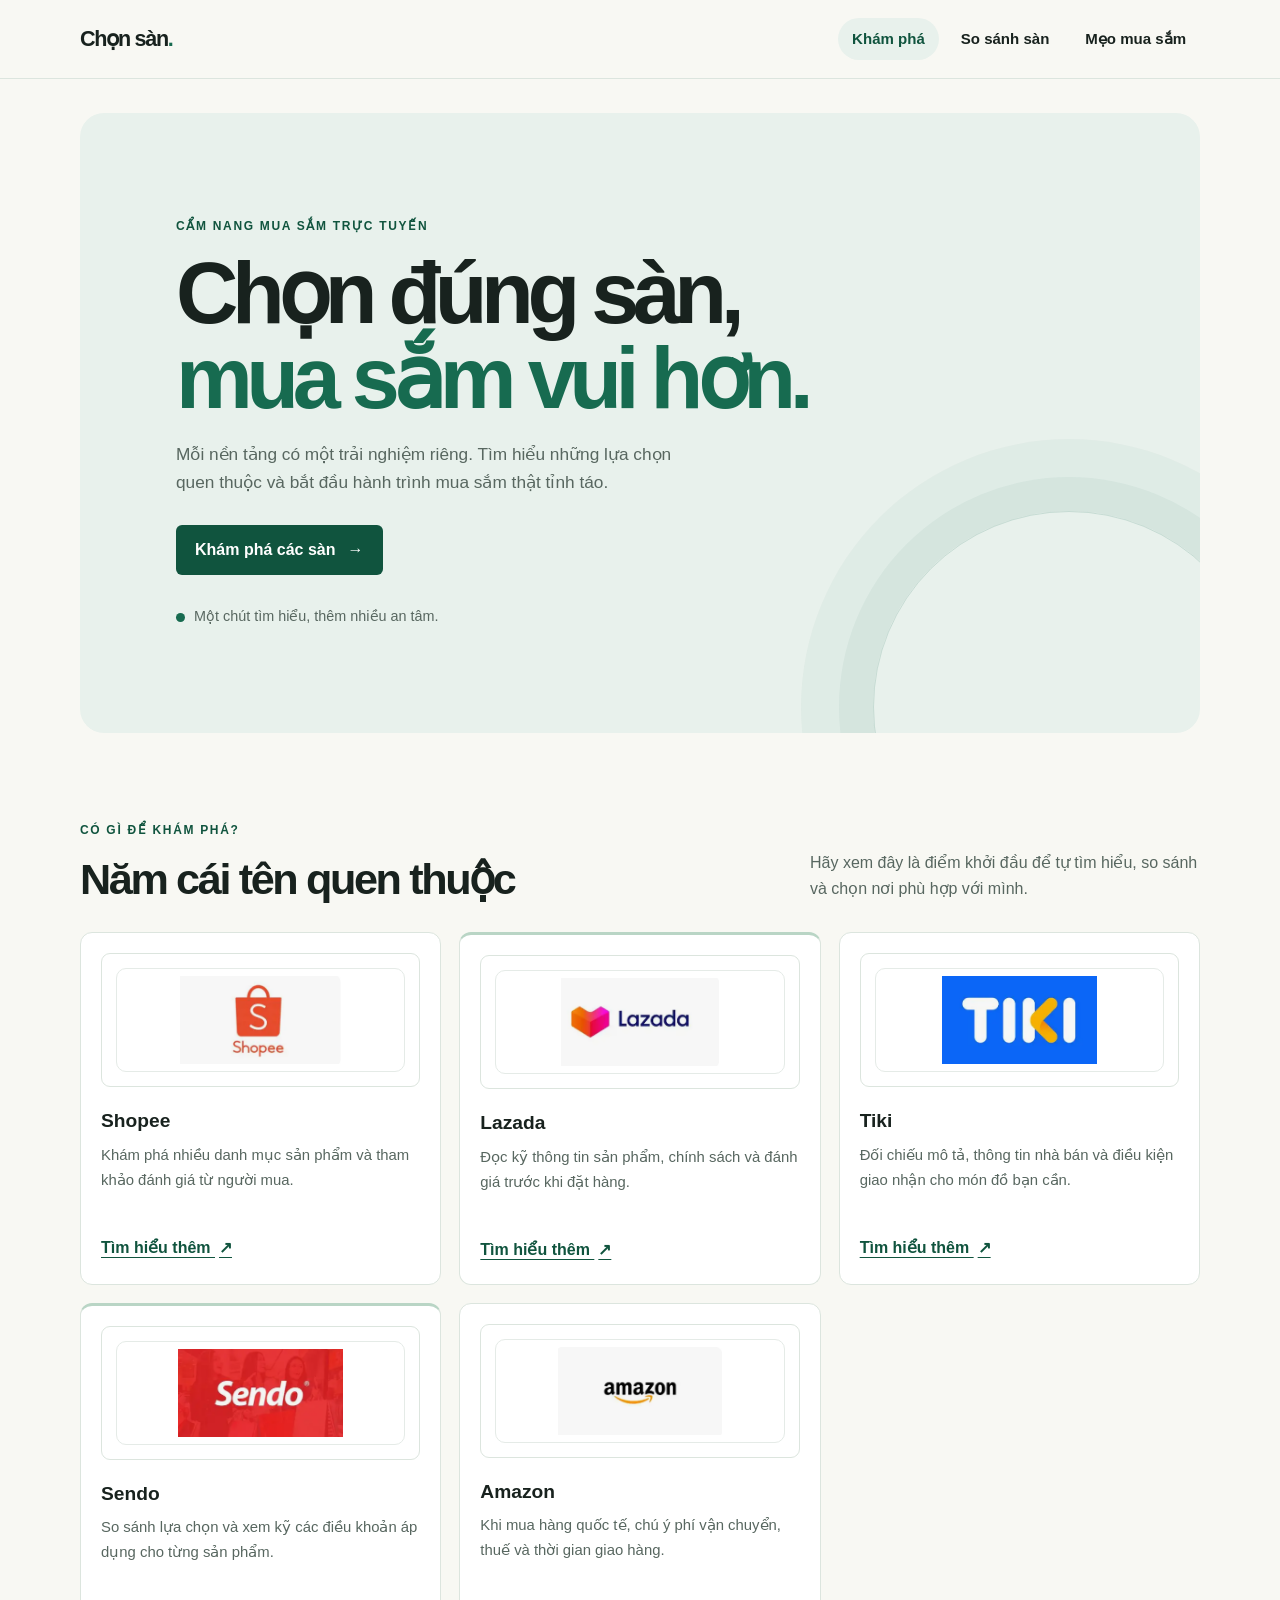
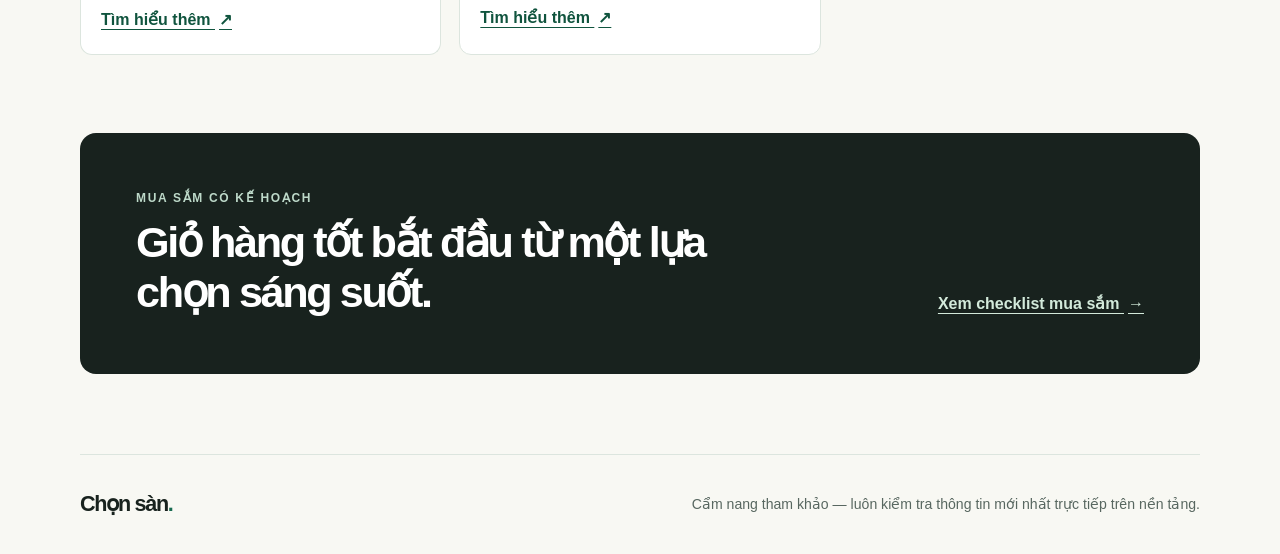
<file: index.html>
<!doctype html>
<html lang="vi">
<head>
  <meta charset="utf-8">
  <meta name="viewport" content="width=device-width, initial-scale=1">
  <meta name="description" content="Khám phá các sàn thương mại điện tử quen thuộc và chọn nơi mua sắm phù hợp với nhu cầu của bạn.">
  <title>Chọn sàn, mua sắm thông minh</title>
  <link rel="stylesheet" href="123.css">
</head>
<body>
  <a class="skip-link" href="#noi-dung">Chuyển đến nội dung chính</a>
  <header class="site-header">
    <div class="header-inner">
      <a class="brand" href="index.html" aria-label="Trang chủ Chọn sàn">Chọn sàn<span>.</span></a>
      <nav aria-label="Điều hướng chính">
        <ul class="nav-list">
          <li><a href="index.html" aria-current="page">Khám phá</a></li>
          <li><a href="2.html">So sánh sàn</a></li>
          <li><a href="3.html">Mẹo mua sắm</a></li>
        </ul>
      </nav>
    </div>
  </header>

  <main id="noi-dung">
    <section class="hero">
      <p class="eyebrow">CẨM NANG MUA SẮM TRỰC TUYẾN</p>
      <h1>Chọn đúng sàn,<br><span>mua sắm vui hơn.</span></h1>
      <p class="hero-copy">Mỗi nền tảng có một trải nghiệm riêng. Tìm hiểu những lựa chọn quen thuộc và bắt đầu hành trình mua sắm thật tỉnh táo.</p>
      <a class="button-link" href="2.html">Khám phá các sàn <span aria-hidden="true">→</span></a>
      <div class="hero-note"><span class="note-dot" aria-hidden="true"></span> Một chút tìm hiểu, thêm nhiều an tâm.</div>
    </section>

    <section class="platform-section" aria-labelledby="platform-heading">
      <div class="section-heading">
        <div>
          <p class="eyebrow">CÓ GÌ ĐỂ KHÁM PHÁ?</p>
          <h2 id="platform-heading">Năm cái tên quen thuộc</h2>
        </div>
        <p class="section-intro">Hãy xem đây là điểm khởi đầu để tự tìm hiểu, so sánh và chọn nơi phù hợp với mình.</p>
      </div>
      <div class="platform-grid">
        <article class="platform-card">
          <div class="logo-frame"><img src="Ảnh chụp màn hình 2026-10-18 221839.png" alt="Logo Shopee"></div>
          <h3>Shopee</h3>
          <p>Khám phá nhiều danh mục sản phẩm và tham khảo đánh giá từ người mua.</p>
          <a href="2.html#shopee">Tìm hiểu thêm <span aria-hidden="true">↗</span></a>
        </article>
        <article class="platform-card">
          <div class="logo-frame"><img src="Ảnh chụp màn hình 2026-10-18 221855.png" alt="Logo Lazada"></div>
          <h3>Lazada</h3>
          <p>Đọc kỹ thông tin sản phẩm, chính sách và đánh giá trước khi đặt hàng.</p>
          <a href="2.html#lazada">Tìm hiểu thêm <span aria-hidden="true">↗</span></a>
        </article>
        <article class="platform-card">
          <div class="logo-frame"><img src="Ảnh chụp màn hình 2026-10-18 221913.png" alt="Logo Tiki"></div>
          <h3>Tiki</h3>
          <p>Đối chiếu mô tả, thông tin nhà bán và điều kiện giao nhận cho món đồ bạn cần.</p>
          <a href="2.html#tiki">Tìm hiểu thêm <span aria-hidden="true">↗</span></a>
        </article>
        <article class="platform-card">
          <div class="logo-frame"><img src="Ảnh chụp màn hình 2026-10-18 221932.png" alt="Logo Sendo"></div>
          <h3>Sendo</h3>
          <p>So sánh lựa chọn và xem kỹ các điều khoản áp dụng cho từng sản phẩm.</p>
          <a href="2.html#sendo">Tìm hiểu thêm <span aria-hidden="true">↗</span></a>
        </article>
        <article class="platform-card">
          <div class="logo-frame"><img src="Ảnh chụp màn hình 2026-10-18 222024.png" alt="Logo Amazon"></div>
          <h3>Amazon</h3>
          <p>Khi mua hàng quốc tế, chú ý phí vận chuyển, thuế và thời gian giao hàng.</p>
          <a href="2.html#amazon">Tìm hiểu thêm <span aria-hidden="true">↗</span></a>
        </article>
      </div>
    </section>

    <section class="callout">
      <p class="eyebrow">MUA SẮM CÓ KẾ HOẠCH</p>
      <h2>Giỏ hàng tốt bắt đầu từ một lựa chọn sáng suốt.</h2>
      <a href="3.html">Xem checklist mua sắm <span aria-hidden="true">→</span></a>
    </section>
  </main>

  <footer class="site-footer">
    <a class="brand" href="index.html">Chọn sàn<span>.</span></a>
    <p>Cẩm nang tham khảo — luôn kiểm tra thông tin mới nhất trực tiếp trên nền tảng.</p>
  </footer>
</body>
</html>
</file>
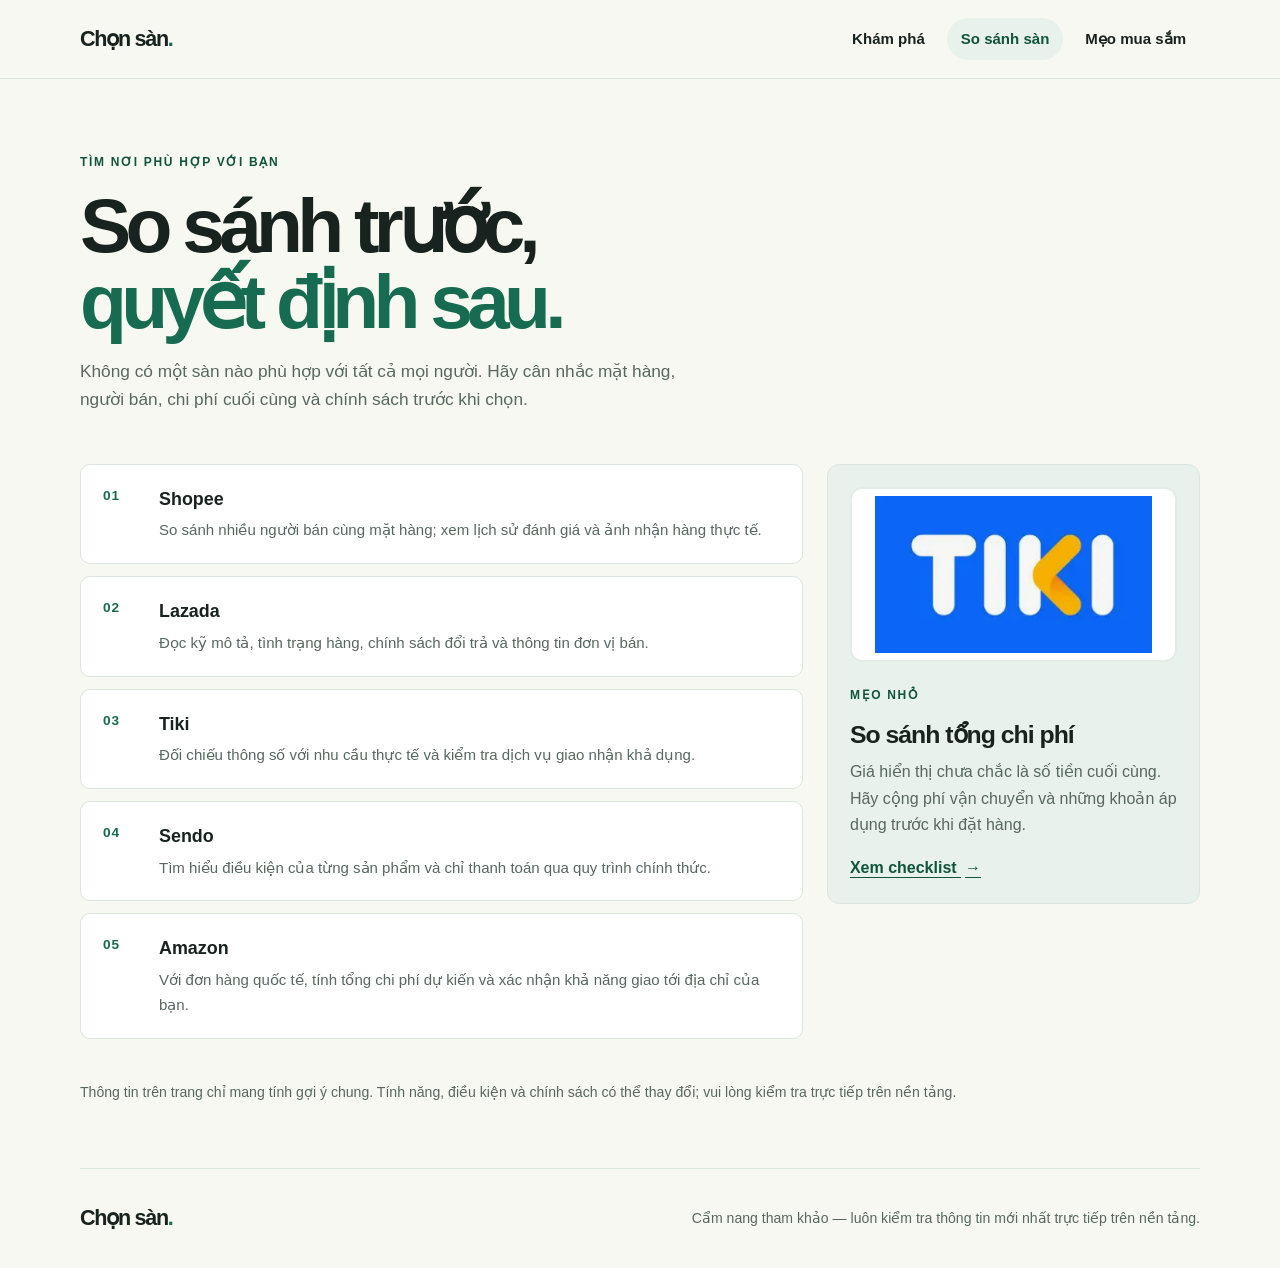
<file: 2.html>
<!doctype html>
<html lang="vi">
<head>
  <meta charset="utf-8">
  <meta name="viewport" content="width=device-width, initial-scale=1">
  <meta name="description" content="Những gợi ý để so sánh các sàn thương mại điện tử và tìm lựa chọn phù hợp với nhu cầu.">
  <title>So sánh sàn | Chọn sàn</title>
  <link rel="stylesheet" href="123.css">
</head>
<body>
  <a class="skip-link" href="#noi-dung">Chuyển đến nội dung chính</a>
  <header class="site-header">
    <div class="header-inner">
      <a class="brand" href="index.html" aria-label="Trang chủ Chọn sàn">Chọn sàn<span>.</span></a>
      <nav aria-label="Điều hướng chính">
        <ul class="nav-list">
          <li><a href="index.html">Khám phá</a></li>
          <li><a href="2.html" aria-current="page">So sánh sàn</a></li>
          <li><a href="3.html">Mẹo mua sắm</a></li>
        </ul>
      </nav>
    </div>
  </header>

  <main id="noi-dung" class="content-page">
    <section class="page-intro">
      <p class="eyebrow">TÌM NƠI PHÙ HỢP VỚI BẠN</p>
      <h1>So sánh trước,<br><span>quyết định sau.</span></h1>
      <p>Không có một sàn nào phù hợp với tất cả mọi người. Hãy cân nhắc mặt hàng, người bán, chi phí cuối cùng và chính sách trước khi chọn.</p>
    </section>

    <section class="compare-layout" aria-label="Gợi ý tìm hiểu các nền tảng">
      <div class="compare-list">
        <article class="compare-item" id="shopee">
          <span class="compare-number">01</span>
          <div><h2>Shopee</h2><p>So sánh nhiều người bán cùng mặt hàng; xem lịch sử đánh giá và ảnh nhận hàng thực tế.</p></div>
        </article>
        <article class="compare-item" id="lazada">
          <span class="compare-number">02</span>
          <div><h2>Lazada</h2><p>Đọc kỹ mô tả, tình trạng hàng, chính sách đổi trả và thông tin đơn vị bán.</p></div>
        </article>
        <article class="compare-item" id="tiki">
          <span class="compare-number">03</span>
          <div><h2>Tiki</h2><p>Đối chiếu thông số với nhu cầu thực tế và kiểm tra dịch vụ giao nhận khả dụng.</p></div>
        </article>
        <article class="compare-item" id="sendo">
          <span class="compare-number">04</span>
          <div><h2>Sendo</h2><p>Tìm hiểu điều kiện của từng sản phẩm và chỉ thanh toán qua quy trình chính thức.</p></div>
        </article>
        <article class="compare-item" id="amazon">
          <span class="compare-number">05</span>
          <div><h2>Amazon</h2><p>Với đơn hàng quốc tế, tính tổng chi phí dự kiến và xác nhận khả năng giao tới địa chỉ của bạn.</p></div>
        </article>
      </div>
      <aside class="compare-aside">
        <img src="Ảnh chụp màn hình 2026-10-18 221913.png" alt="Logo Tiki">
        <p class="eyebrow">MẸO NHỎ</p>
        <h2>So sánh tổng chi phí</h2>
        <p>Giá hiển thị chưa chắc là số tiền cuối cùng. Hãy cộng phí vận chuyển và những khoản áp dụng trước khi đặt hàng.</p>
        <a href="3.html">Xem checklist <span aria-hidden="true">→</span></a>
      </aside>
    </section>

    <p class="disclaimer">Thông tin trên trang chỉ mang tính gợi ý chung. Tính năng, điều kiện và chính sách có thể thay đổi; vui lòng kiểm tra trực tiếp trên nền tảng.</p>
  </main>

  <footer class="site-footer">
    <a class="brand" href="index.html">Chọn sàn<span>.</span></a>
    <p>Cẩm nang tham khảo — luôn kiểm tra thông tin mới nhất trực tiếp trên nền tảng.</p>
  </footer>
</body>
</html>
</file>
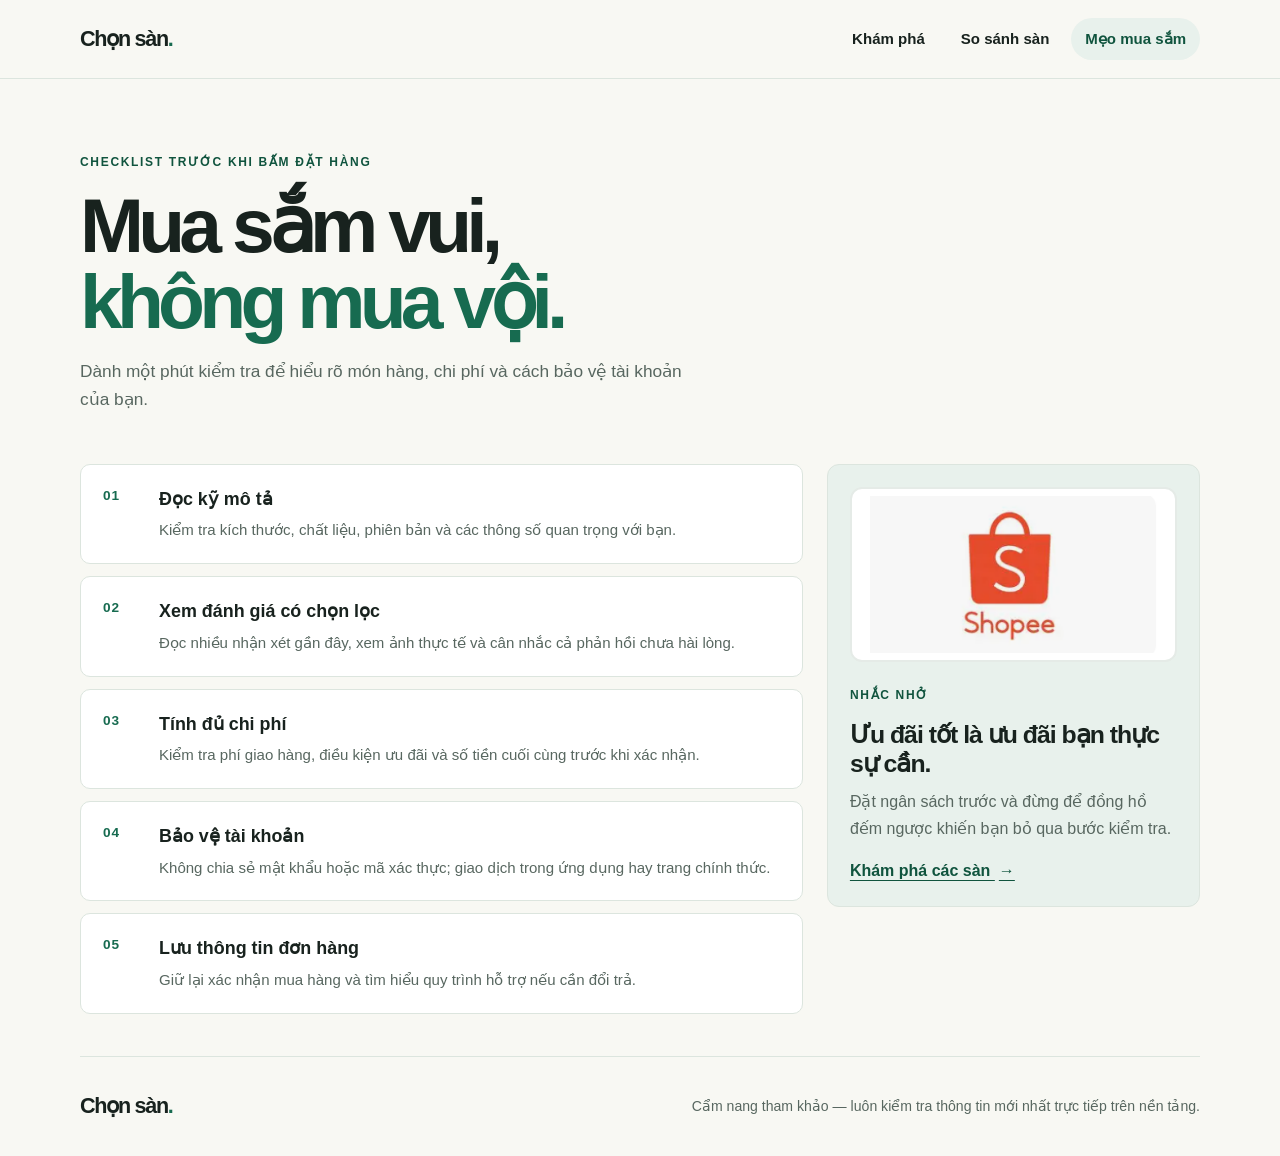
<file: 3.html>
<!doctype html>
<html lang="vi">
<head>
  <meta charset="utf-8">
  <meta name="viewport" content="width=device-width, initial-scale=1">
  <meta name="description" content="Checklist thực tế giúp bạn mua sắm trực tuyến cẩn thận và an tâm hơn.">
  <title>Mẹo mua sắm | Chọn sàn</title>
  <link rel="stylesheet" href="123.css">
</head>
<body>
  <a class="skip-link" href="#noi-dung">Chuyển đến nội dung chính</a>
  <header class="site-header">
    <div class="header-inner">
      <a class="brand" href="index.html" aria-label="Trang chủ Chọn sàn">Chọn sàn<span>.</span></a>
      <nav aria-label="Điều hướng chính">
        <ul class="nav-list">
          <li><a href="index.html">Khám phá</a></li>
          <li><a href="2.html">So sánh sàn</a></li>
          <li><a href="3.html" aria-current="page">Mẹo mua sắm</a></li>
        </ul>
      </nav>
    </div>
  </header>

  <main id="noi-dung" class="content-page">
    <section class="page-intro tips-intro">
      <p class="eyebrow">CHECKLIST TRƯỚC KHI BẤM ĐẶT HÀNG</p>
      <h1>Mua sắm vui,<br><span>không mua vội.</span></h1>
      <p>Dành một phút kiểm tra để hiểu rõ món hàng, chi phí và cách bảo vệ tài khoản của bạn.</p>
    </section>

    <section class="tips-layout" aria-label="Checklist mua sắm an toàn">
      <div class="checklist">
        <article class="tip-item">
          <span class="tip-mark" aria-hidden="true">01</span>
          <div><h2>Đọc kỹ mô tả</h2><p>Kiểm tra kích thước, chất liệu, phiên bản và các thông số quan trọng với bạn.</p></div>
        </article>
        <article class="tip-item">
          <span class="tip-mark" aria-hidden="true">02</span>
          <div><h2>Xem đánh giá có chọn lọc</h2><p>Đọc nhiều nhận xét gần đây, xem ảnh thực tế và cân nhắc cả phản hồi chưa hài lòng.</p></div>
        </article>
        <article class="tip-item">
          <span class="tip-mark" aria-hidden="true">03</span>
          <div><h2>Tính đủ chi phí</h2><p>Kiểm tra phí giao hàng, điều kiện ưu đãi và số tiền cuối cùng trước khi xác nhận.</p></div>
        </article>
        <article class="tip-item">
          <span class="tip-mark" aria-hidden="true">04</span>
          <div><h2>Bảo vệ tài khoản</h2><p>Không chia sẻ mật khẩu hoặc mã xác thực; giao dịch trong ứng dụng hay trang chính thức.</p></div>
        </article>
        <article class="tip-item">
          <span class="tip-mark" aria-hidden="true">05</span>
          <div><h2>Lưu thông tin đơn hàng</h2><p>Giữ lại xác nhận mua hàng và tìm hiểu quy trình hỗ trợ nếu cần đổi trả.</p></div>
        </article>
      </div>
      <aside class="tips-aside">
        <img src="Ảnh chụp màn hình 2026-10-18 221839.png" alt="Logo Shopee">
        <p class="eyebrow">NHẮC NHỞ</p>
        <h2>Ưu đãi tốt là ưu đãi bạn thực sự cần.</h2>
        <p>Đặt ngân sách trước và đừng để đồng hồ đếm ngược khiến bạn bỏ qua bước kiểm tra.</p>
        <a href="index.html">Khám phá các sàn <span aria-hidden="true">→</span></a>
      </aside>
    </section>
  </main>

  <footer class="site-footer">
    <a class="brand" href="index.html">Chọn sàn<span>.</span></a>
    <p>Cẩm nang tham khảo — luôn kiểm tra thông tin mới nhất trực tiếp trên nền tảng.</p>
  </footer>
</body>
</html>
</file>
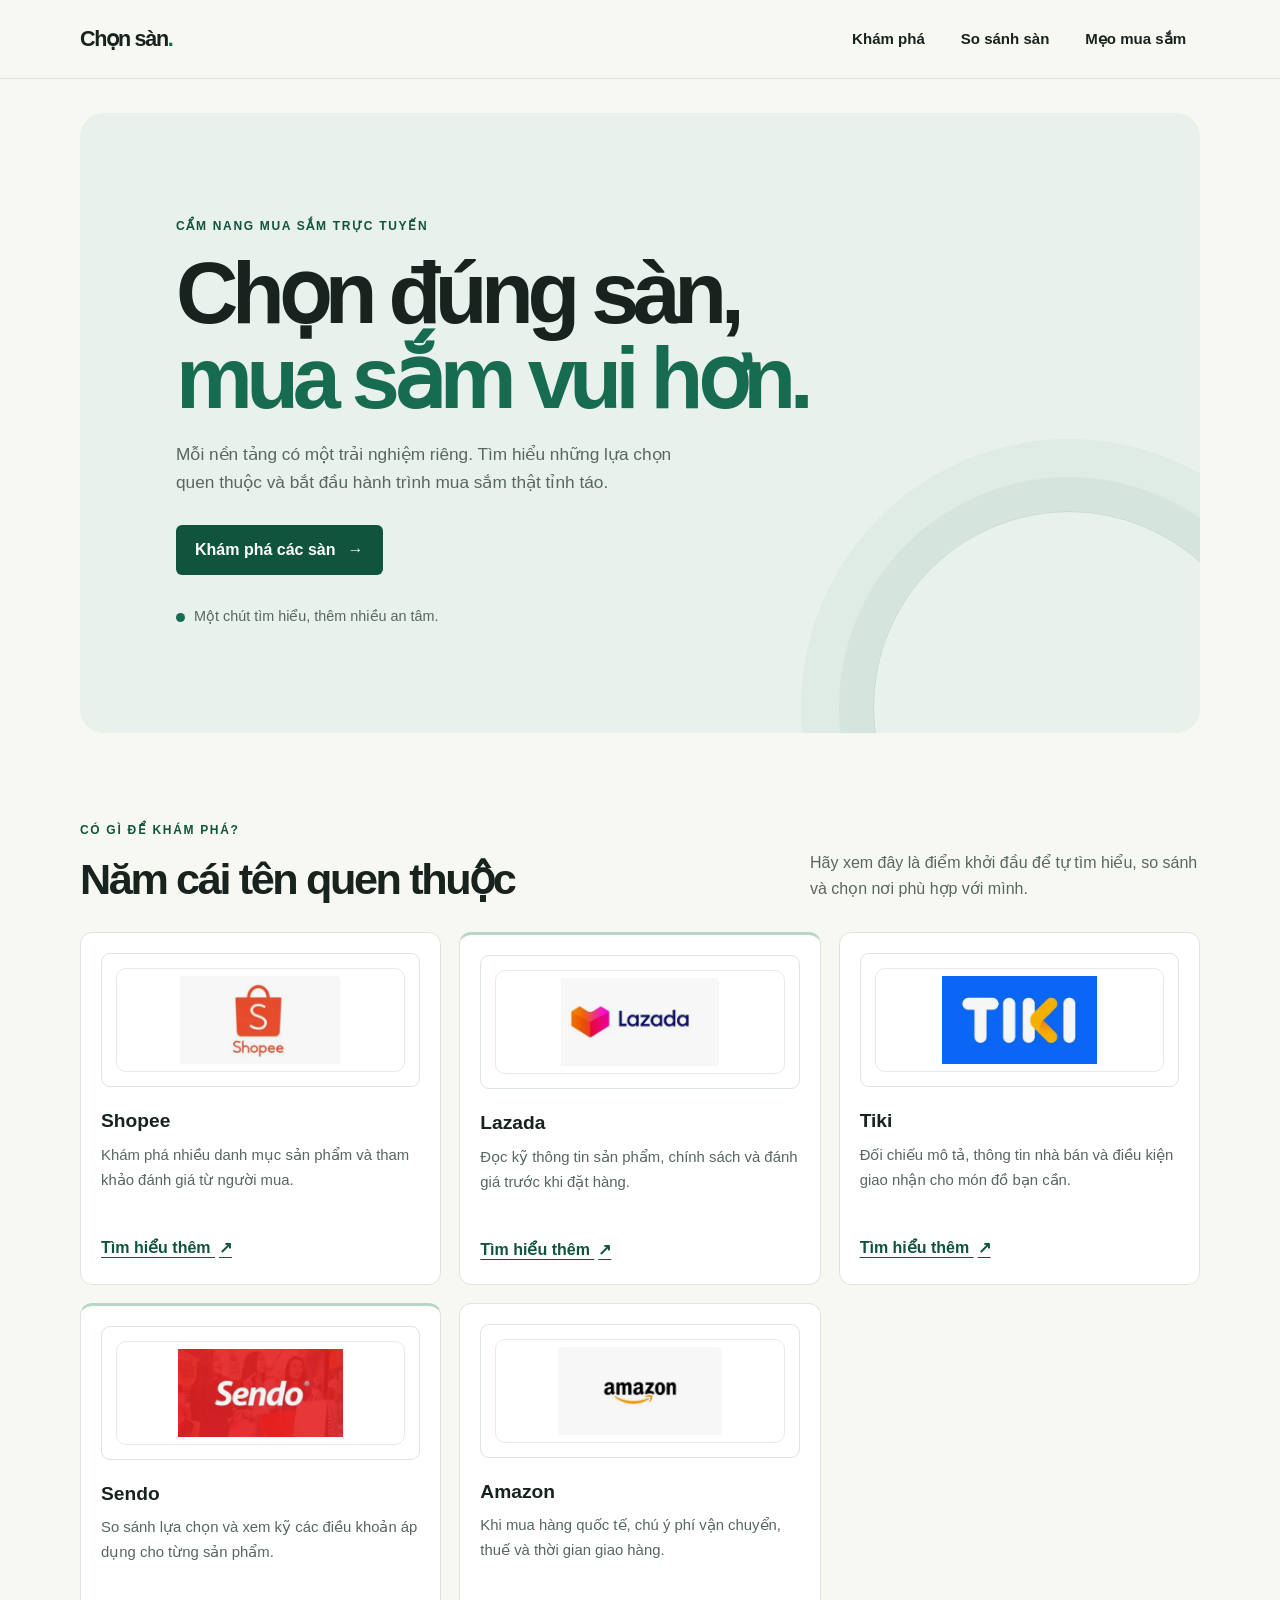
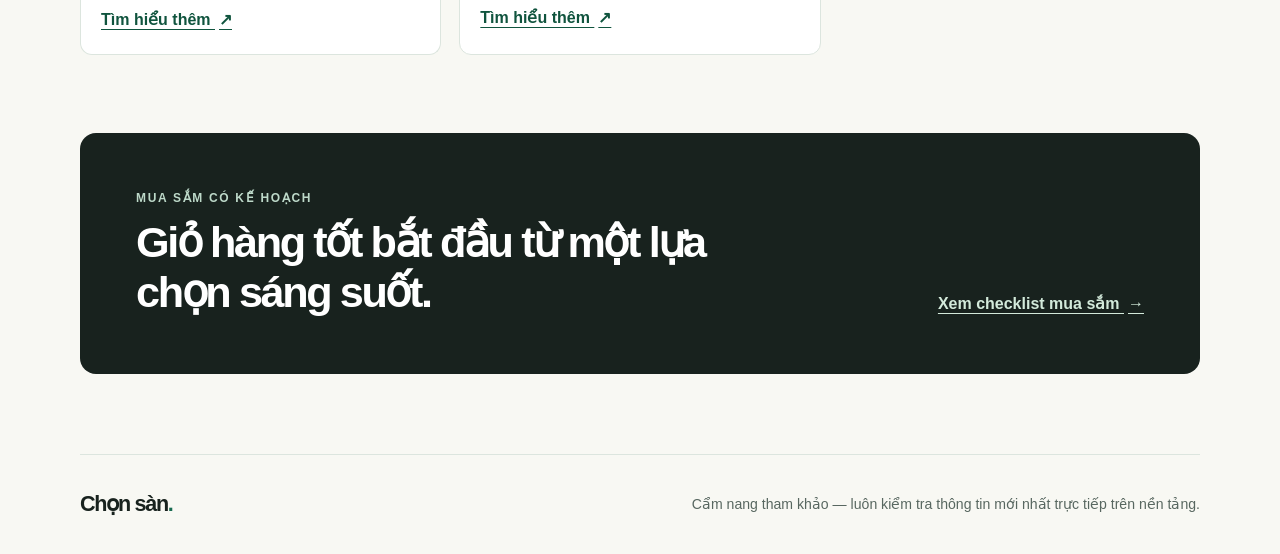
<file: fshf.html>
<!doctype html>
<html lang="vi">
<head>
  <meta charset="utf-8">
  <meta name="viewport" content="width=device-width, initial-scale=1">
  <meta name="description" content="Khám phá các sàn thương mại điện tử quen thuộc và chọn nơi mua sắm phù hợp với nhu cầu của bạn.">
  <title>Chọn sàn, mua sắm thông minh</title>
  <link rel="stylesheet" href="123.css">
</head>
<body>
  <a class="skip-link" href="#noi-dung">Chuyển đến nội dung chính</a>
  <header class="site-header">
    <div class="header-inner">
      <a class="brand" href="index.html" aria-label="Trang chủ Chọn sàn">Chọn sàn<span>.</span></a>
      <nav aria-label="Điều hướng chính">
        <ul class="nav-list">
          <li><a href="index.html">Khám phá</a></li>
          <li><a href="2.html">So sánh sàn</a></li>
          <li><a href="3.html">Mẹo mua sắm</a></li>
        </ul>
      </nav>
    </div>
  </header>

  <main id="noi-dung">
    <section class="hero">
      <p class="eyebrow">CẨM NANG MUA SẮM TRỰC TUYẾN</p>
      <h1>Chọn đúng sàn,<br><span>mua sắm vui hơn.</span></h1>
      <p class="hero-copy">Mỗi nền tảng có một trải nghiệm riêng. Tìm hiểu những lựa chọn quen thuộc và bắt đầu hành trình mua sắm thật tỉnh táo.</p>
      <a class="button-link" href="2.html">Khám phá các sàn <span aria-hidden="true">→</span></a>
      <div class="hero-note"><span class="note-dot" aria-hidden="true"></span> Một chút tìm hiểu, thêm nhiều an tâm.</div>
    </section>

    <section class="platform-section" aria-labelledby="platform-heading">
      <div class="section-heading">
        <div>
          <p class="eyebrow">CÓ GÌ ĐỂ KHÁM PHÁ?</p>
          <h2 id="platform-heading">Năm cái tên quen thuộc</h2>
        </div>
        <p class="section-intro">Hãy xem đây là điểm khởi đầu để tự tìm hiểu, so sánh và chọn nơi phù hợp với mình.</p>
      </div>
      <div class="platform-grid">
        <article class="platform-card">
          <div class="logo-frame"><img src="Ảnh chụp màn hình 2026-10-18 221839.png" alt="Logo Shopee"></div>
          <h3>Shopee</h3>
          <p>Khám phá nhiều danh mục sản phẩm và tham khảo đánh giá từ người mua.</p>
          <a href="2.html#shopee">Tìm hiểu thêm <span aria-hidden="true">↗</span></a>
        </article>
        <article class="platform-card">
          <div class="logo-frame"><img src="Ảnh chụp màn hình 2026-10-18 221855.png" alt="Logo Lazada"></div>
          <h3>Lazada</h3>
          <p>Đọc kỹ thông tin sản phẩm, chính sách và đánh giá trước khi đặt hàng.</p>
          <a href="2.html#lazada">Tìm hiểu thêm <span aria-hidden="true">↗</span></a>
        </article>
        <article class="platform-card">
          <div class="logo-frame"><img src="Ảnh chụp màn hình 2026-10-18 221913.png" alt="Logo Tiki"></div>
          <h3>Tiki</h3>
          <p>Đối chiếu mô tả, thông tin nhà bán và điều kiện giao nhận cho món đồ bạn cần.</p>
          <a href="2.html#tiki">Tìm hiểu thêm <span aria-hidden="true">↗</span></a>
        </article>
        <article class="platform-card">
          <div class="logo-frame"><img src="Ảnh chụp màn hình 2026-10-18 221932.png" alt="Logo Sendo"></div>
          <h3>Sendo</h3>
          <p>So sánh lựa chọn và xem kỹ các điều khoản áp dụng cho từng sản phẩm.</p>
          <a href="2.html#sendo">Tìm hiểu thêm <span aria-hidden="true">↗</span></a>
        </article>
        <article class="platform-card">
          <div class="logo-frame"><img src="Ảnh chụp màn hình 2026-10-18 222024.png" alt="Logo Amazon"></div>
          <h3>Amazon</h3>
          <p>Khi mua hàng quốc tế, chú ý phí vận chuyển, thuế và thời gian giao hàng.</p>
          <a href="2.html#amazon">Tìm hiểu thêm <span aria-hidden="true">↗</span></a>
        </article>
      </div>
    </section>

    <section class="callout">
      <p class="eyebrow">MUA SẮM CÓ KẾ HOẠCH</p>
      <h2>Giỏ hàng tốt bắt đầu từ một lựa chọn sáng suốt.</h2>
      <a href="3.html">Xem checklist mua sắm <span aria-hidden="true">→</span></a>
    </section>
  </main>

  <footer class="site-footer">
    <a class="brand" href="index.html">Chọn sàn<span>.</span></a>
    <p>Cẩm nang tham khảo — luôn kiểm tra thông tin mới nhất trực tiếp trên nền tảng.</p>
  </footer>
</body>
</html>
</file>
<file: 123.css>
:root {
  color-scheme: light;
  --ink: #18221e;
  --muted: #586760;
  --green: #176b50;
  --green-dark: #10543e;
  --mint: #e8f1ec;
  --paper: #f8f8f3;
  --white: #fff;
  --line: #dce5de;
}

* {
  box-sizing: border-box;
}

html {
  scroll-behavior: smooth;
}

body {
  margin: 0;
  background: var(--paper);
  color: var(--ink);
  font-family: "Segoe UI", Arial, sans-serif;
  font-size: 16px;
  line-height: 1.65;
}

a {
  color: var(--green-dark);
}

a:focus-visible {
  outline: 3px solid #b35a18;
  outline-offset: 4px;
}

.skip-link {
  position: absolute;
  z-index: 10;
  top: 12px;
  left: 12px;
  padding: 10px 16px;
  transform: translateY(-160%);
  border-radius: 6px;
  background: var(--ink);
  color: var(--white);
  font-weight: 700;
}

.skip-link:focus {
  transform: translateY(0);
}

.site-header {
  border-bottom: 1px solid var(--line);
  background: var(--paper);
}

.header-inner {
  display: flex;
  width: min(1120px, calc(100% - 48px));
  min-height: 78px;
  margin: 0 auto;
  align-items: center;
  justify-content: space-between;
  gap: 24px;
}

.brand {
  color: var(--ink);
  font-size: 1.35rem;
  font-weight: 800;
  letter-spacing: -0.06em;
  text-decoration: none;
}

.brand span {
  color: var(--green);
}

.nav-list {
  display: flex;
  margin: 0;
  padding: 0;
  align-items: center;
  gap: 8px;
  list-style: none;
}

.nav-list a {
  display: block;
  padding: 9px 14px;
  border-radius: 999px;
  color: var(--ink);
  font-size: 0.94rem;
  font-weight: 650;
  text-decoration: none;
  transition: background-color 180ms ease, color 180ms ease;
}

.nav-list a:hover,
.nav-list a[aria-current="page"] {
  background: var(--mint);
  color: var(--green-dark);
}

.hero,
.platform-section,
.content-page {
  width: min(1120px, calc(100% - 48px));
  margin: 0 auto;
}

.hero {
  position: relative;
  overflow: hidden;
  margin-top: 34px;
  padding: clamp(48px, 9vw, 104px) clamp(28px, 8vw, 96px);
  border-radius: 24px;
  background: var(--mint);
}

.hero::after {
  position: absolute;
  right: -65px;
  bottom: -170px;
  width: 390px;
  height: 390px;
  border: 1px solid rgb(23 107 80 / 16%);
  border-radius: 50%;
  box-shadow: 0 0 0 34px rgb(23 107 80 / 5%), 0 0 0 72px rgb(23 107 80 / 4%);
  content: "";
  pointer-events: none;
}

.eyebrow {
  margin: 0 0 14px;
  color: var(--green-dark);
  font-size: 0.75rem;
  font-weight: 800;
  letter-spacing: 0.14em;
}

h1,
h2,
h3,
p {
  margin-top: 0;
}

.hero h1,
.page-intro h1 {
  max-width: 760px;
  margin-bottom: 18px;
  font-size: clamp(2.8rem, 7vw, 5.4rem);
  letter-spacing: -0.075em;
  line-height: 0.99;
}

.hero h1 span,
.page-intro h1 span {
  color: var(--green);
}

.hero-copy {
  max-width: 530px;
  margin-bottom: 28px;
  color: var(--muted);
  font-size: 1.08rem;
}

.button-link {
  display: inline-flex;
  padding: 12px 19px;
  align-items: center;
  gap: 12px;
  border-radius: 6px;
  background: var(--green-dark);
  color: var(--white);
  font-weight: 700;
  text-decoration: none;
  transition: background-color 180ms ease, transform 180ms ease;
}

.button-link:hover {
  transform: translateY(-2px);
  background: #0a4432;
}

.hero-note {
  display: flex;
  margin-top: 30px;
  align-items: center;
  gap: 9px;
  color: var(--muted);
  font-size: 0.9rem;
}

.note-dot {
  width: 9px;
  height: 9px;
  border-radius: 50%;
  background: var(--green);
}

.platform-section {
  padding: 88px 0 78px;
}

.section-heading {
  display: flex;
  margin-bottom: 28px;
  align-items: end;
  justify-content: space-between;
  gap: 32px;
}

.section-heading h2,
.callout h2 {
  margin-bottom: 0;
  font-size: clamp(1.8rem, 4vw, 2.7rem);
  letter-spacing: -0.055em;
  line-height: 1.15;
}

.section-intro {
  max-width: 390px;
  margin-bottom: 2px;
  color: var(--muted);
}

.platform-grid {
  display: grid;
  grid-template-columns: repeat(3, minmax(0, 1fr));
  gap: 18px;
}

.platform-card {
  padding: 20px;
  border: 1px solid var(--line);
  border-radius: 12px;
  background: var(--white);
  transition: box-shadow 180ms ease, transform 180ms ease;
}

.platform-card:hover {
  transform: translateY(-4px);
  box-shadow: 0 12px 28px rgb(24 34 30 / 10%);
}

.platform-card:nth-child(even) {
  border-top: 3px solid #b9d5c5;
}

.logo-frame {
  display: flex;
  min-height: 118px;
  margin-bottom: 18px;
  padding: 14px;
  align-items: center;
  justify-content: center;
  border: 1px solid var(--line);
  border-radius: 9px;
  background: #fff;
}

.platform-card img,
.compare-aside img,
.tips-aside img {
  display: block;
  max-width: 100%;
  height: auto;
  padding: 7px;
  border: 2px solid #e5ebe7;
  border-radius: 12px;
  object-fit: contain;
}

.platform-card img {
  width: 100%;
  max-height: 104px;
  border: 1px solid #e5ebe7;
  border-radius: 10px;
}

.platform-card h3 {
  margin-bottom: 6px;
  font-size: 1.2rem;
}

.platform-card p {
  min-height: 78px;
  margin-bottom: 14px;
  color: var(--muted);
  font-size: 0.93rem;
}

.platform-card a,
.callout a,
.compare-aside a,
.tips-aside a {
  font-weight: 750;
  text-decoration-thickness: 1px;
  text-underline-offset: 4px;
}

.platform-card a span,
.callout a span,
.compare-aside a span,
.tips-aside a span {
  margin-left: 4px;
}

.callout {
  display: grid;
  width: min(1120px, calc(100% - 48px));
  margin: 0 auto 80px;
  padding: clamp(28px, 6vw, 56px);
  grid-template-columns: 1fr auto;
  align-items: end;
  gap: 20px 40px;
  border-radius: 16px;
  background: var(--ink);
  color: var(--white);
}

.callout .eyebrow {
  grid-column: 1 / -1;
  margin-bottom: -10px;
  color: #bdd9c9;
}

.callout h2 {
  max-width: 620px;
}

.callout a {
  color: #d3eadb;
}

.content-page {
  min-height: calc(100vh - 185px);
}

.page-intro {
  padding: 74px 0 44px;
}

.page-intro h1 {
  font-size: clamp(2.7rem, 6vw, 4.8rem);
}

.page-intro > p:last-child {
  max-width: 620px;
  margin-bottom: 0;
  color: var(--muted);
  font-size: 1.08rem;
}

.compare-layout,
.tips-layout {
  display: grid;
  margin: 6px 0 42px;
  grid-template-columns: minmax(0, 1.55fr) minmax(250px, 0.8fr);
  align-items: start;
  gap: 24px;
}

.compare-list,
.checklist {
  display: grid;
  gap: 12px;
}

.compare-item,
.tip-item {
  display: flex;
  padding: 20px 22px;
  align-items: flex-start;
  gap: 18px;
  border: 1px solid var(--line);
  border-radius: 10px;
  background: var(--white);
}

.compare-number,
.tip-mark {
  flex: 0 0 38px;
  color: var(--green);
  font-size: 0.85rem;
  font-weight: 800;
  letter-spacing: 0.06em;
}

.compare-item h2,
.tip-item h2 {
  margin-bottom: 4px;
  font-size: 1.12rem;
}

.compare-item p,
.tip-item p {
  margin-bottom: 0;
  color: var(--muted);
  font-size: 0.94rem;
}

.compare-aside,
.tips-aside {
  padding: 22px;
  border: 1px solid var(--line);
  border-radius: 12px;
  background: var(--mint);
}

.compare-aside img,
.tips-aside img {
  width: 100%;
  max-height: 175px;
  margin-bottom: 24px;
  background: var(--white);
}

.compare-aside h2,
.tips-aside h2 {
  margin-bottom: 10px;
  font-size: 1.55rem;
  letter-spacing: -0.04em;
  line-height: 1.2;
}

.compare-aside > p:not(.eyebrow),
.tips-aside > p:not(.eyebrow) {
  color: var(--muted);
}

.disclaimer {
  margin: 0 0 64px;
  color: var(--muted);
  font-size: 0.88rem;
}

.site-footer {
  display: flex;
  width: min(1120px, calc(100% - 48px));
  min-height: 100px;
  margin: 0 auto;
  align-items: center;
  justify-content: space-between;
  gap: 24px;
  border-top: 1px solid var(--line);
}

.site-footer p {
  margin: 0;
  color: var(--muted);
  font-size: 0.88rem;
  text-align: right;
}

@media (max-width: 760px) {
  .header-inner {
    width: min(100% - 32px, 1120px);
    min-height: 0;
    padding: 15px 0;
    align-items: flex-start;
    flex-direction: column;
    gap: 10px;
  }

  .nav-list {
    flex-wrap: wrap;
    gap: 2px;
  }

  .nav-list a {
    padding: 7px 10px;
    font-size: 0.88rem;
  }

  .hero,
  .platform-section,
  .content-page {
    width: calc(100% - 32px);
  }

  .hero {
    margin-top: 20px;
  }

  .section-heading {
    align-items: flex-start;
    flex-direction: column;
    gap: 12px;
  }

  .platform-grid {
    grid-template-columns: repeat(2, minmax(0, 1fr));
  }

  .compare-layout,
  .tips-layout {
    grid-template-columns: 1fr;
  }

  .callout {
    width: calc(100% - 32px);
    grid-template-columns: 1fr;
    align-items: start;
  }

  .callout .eyebrow {
    grid-column: auto;
  }

  .site-footer {
    width: calc(100% - 32px);
    padding: 20px 0;
    align-items: flex-start;
    flex-direction: column;
    gap: 8px;
  }

  .site-footer p {
    text-align: left;
  }
}

@media (max-width: 460px) {
  .platform-grid {
    grid-template-columns: 1fr;
  }

  .platform-card p {
    min-height: auto;
  }

  .hero h1,
  .page-intro h1 {
    font-size: clamp(2.5rem, 14vw, 3.5rem);
  }
}

@media (prefers-reduced-motion: reduce) {
  html {
    scroll-behavior: auto;
  }

  *,
  *::before,
  *::after {
    transition-duration: 0.01ms !important;
  }
}
</file>
